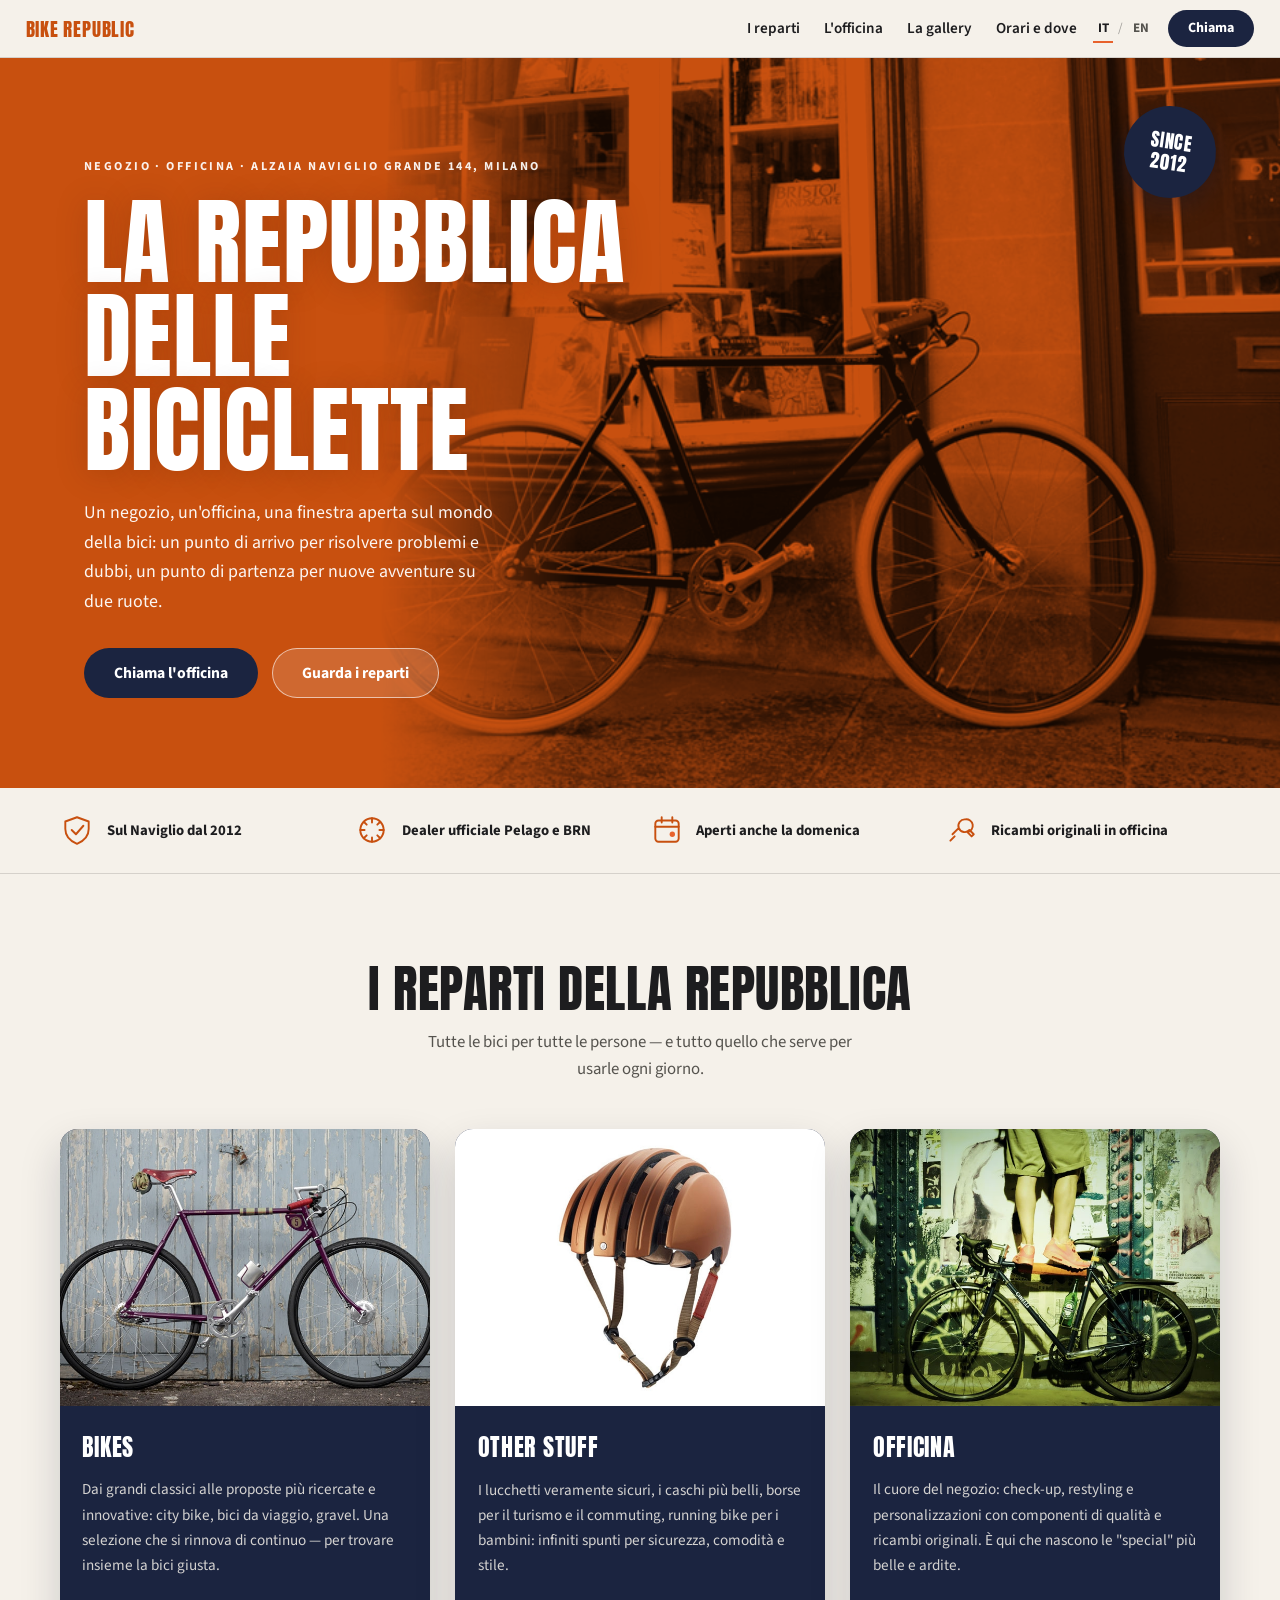
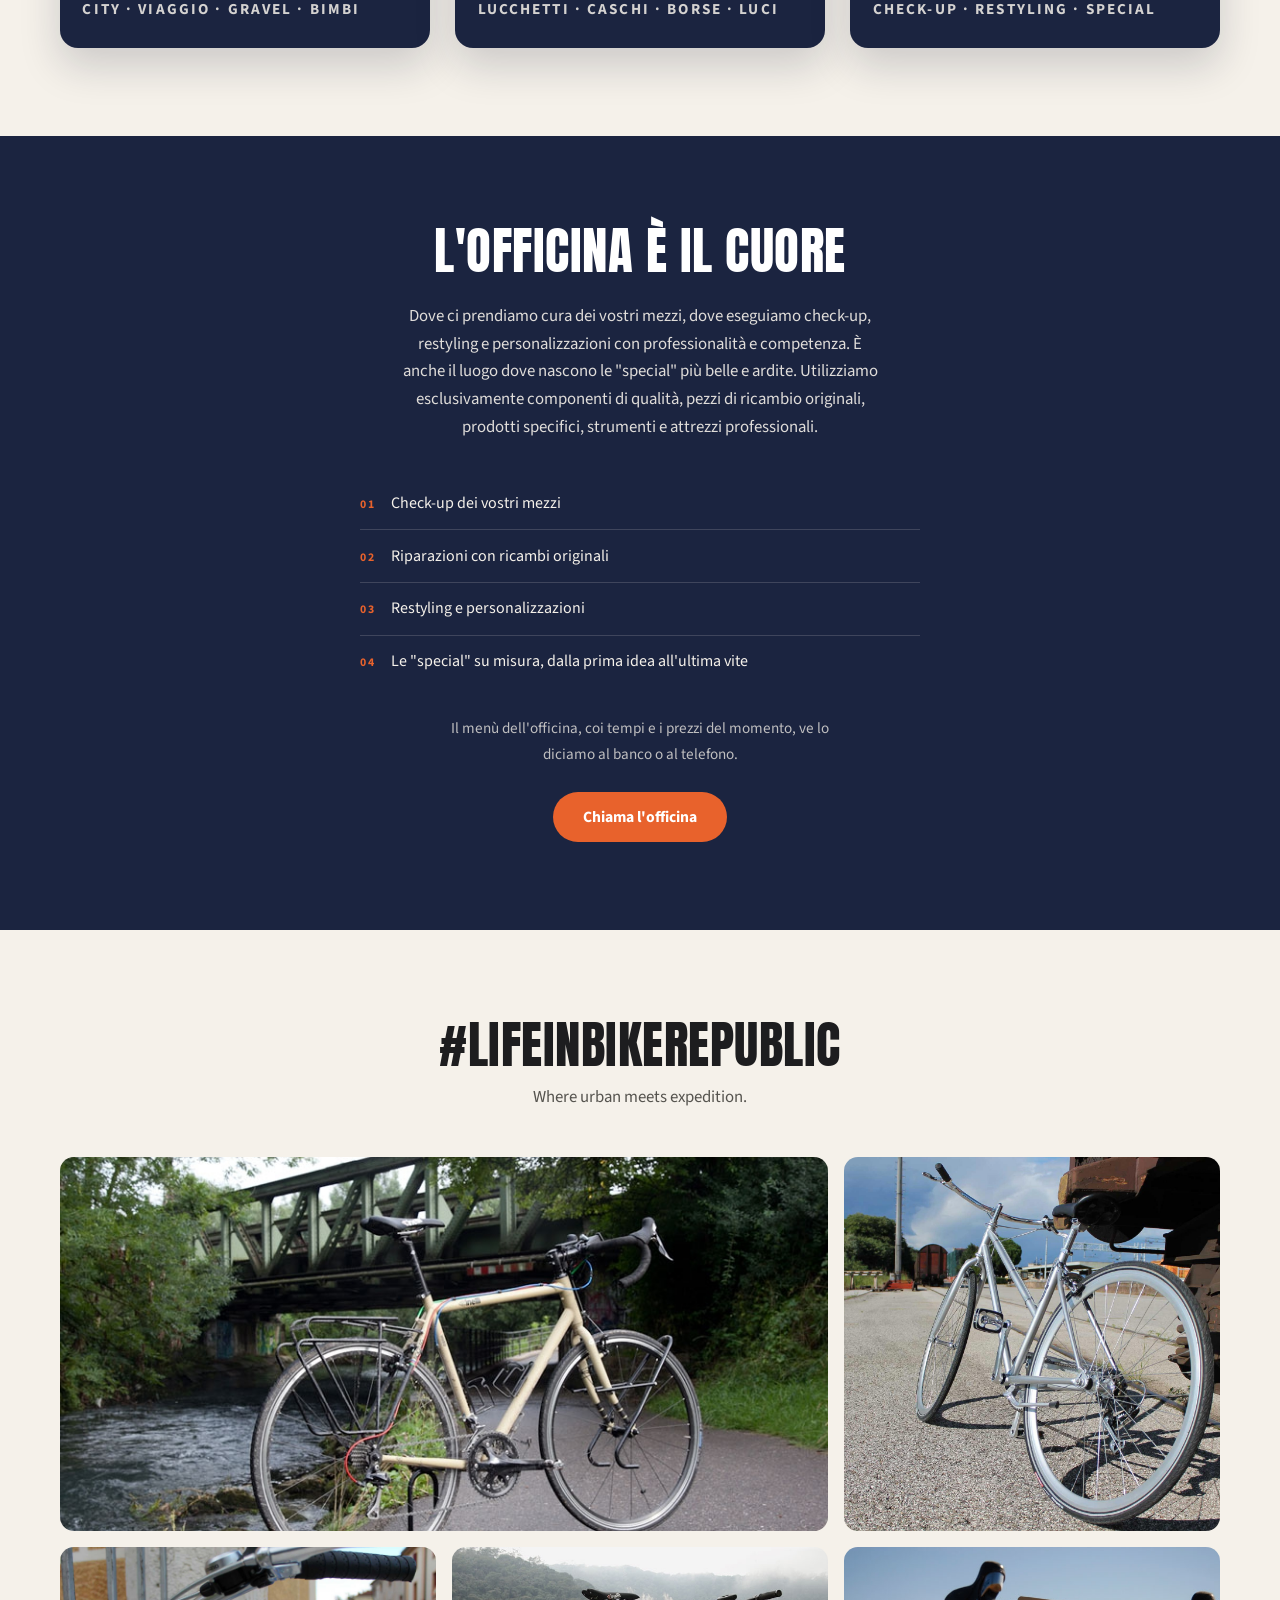
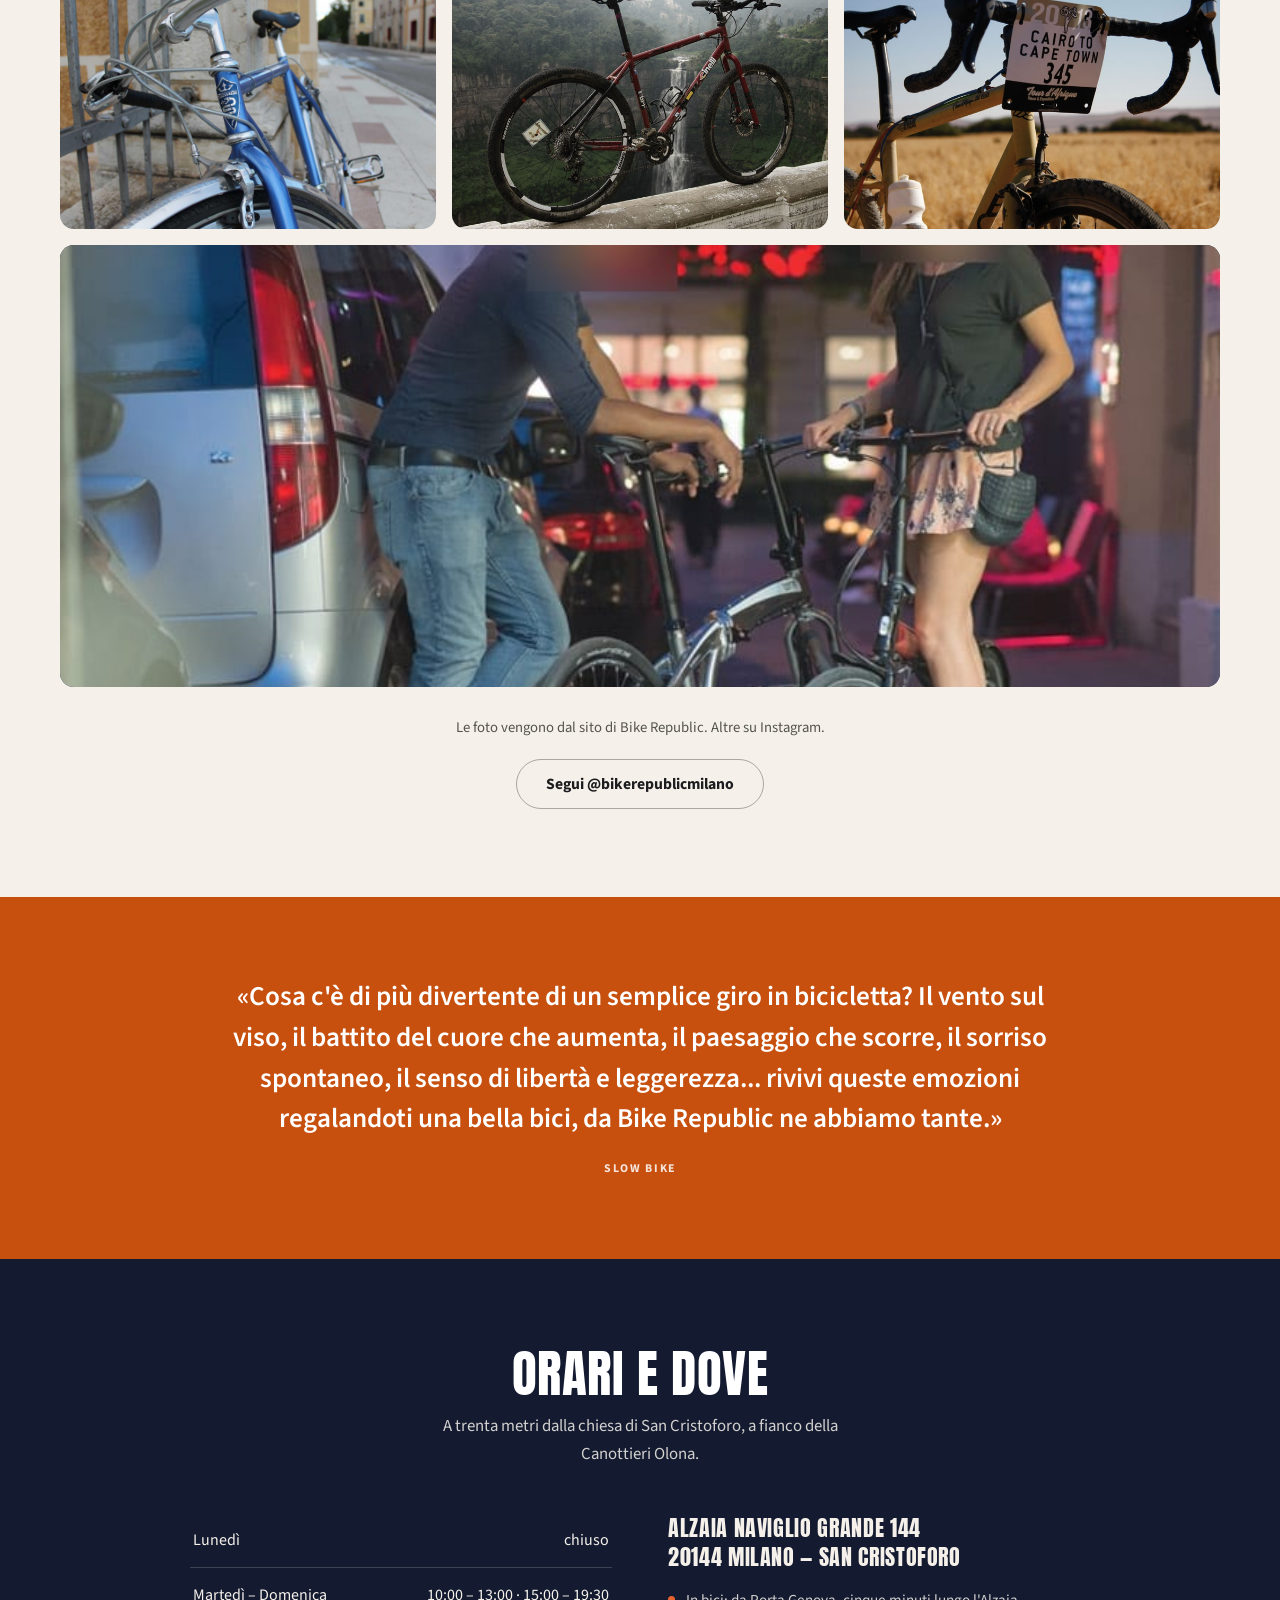
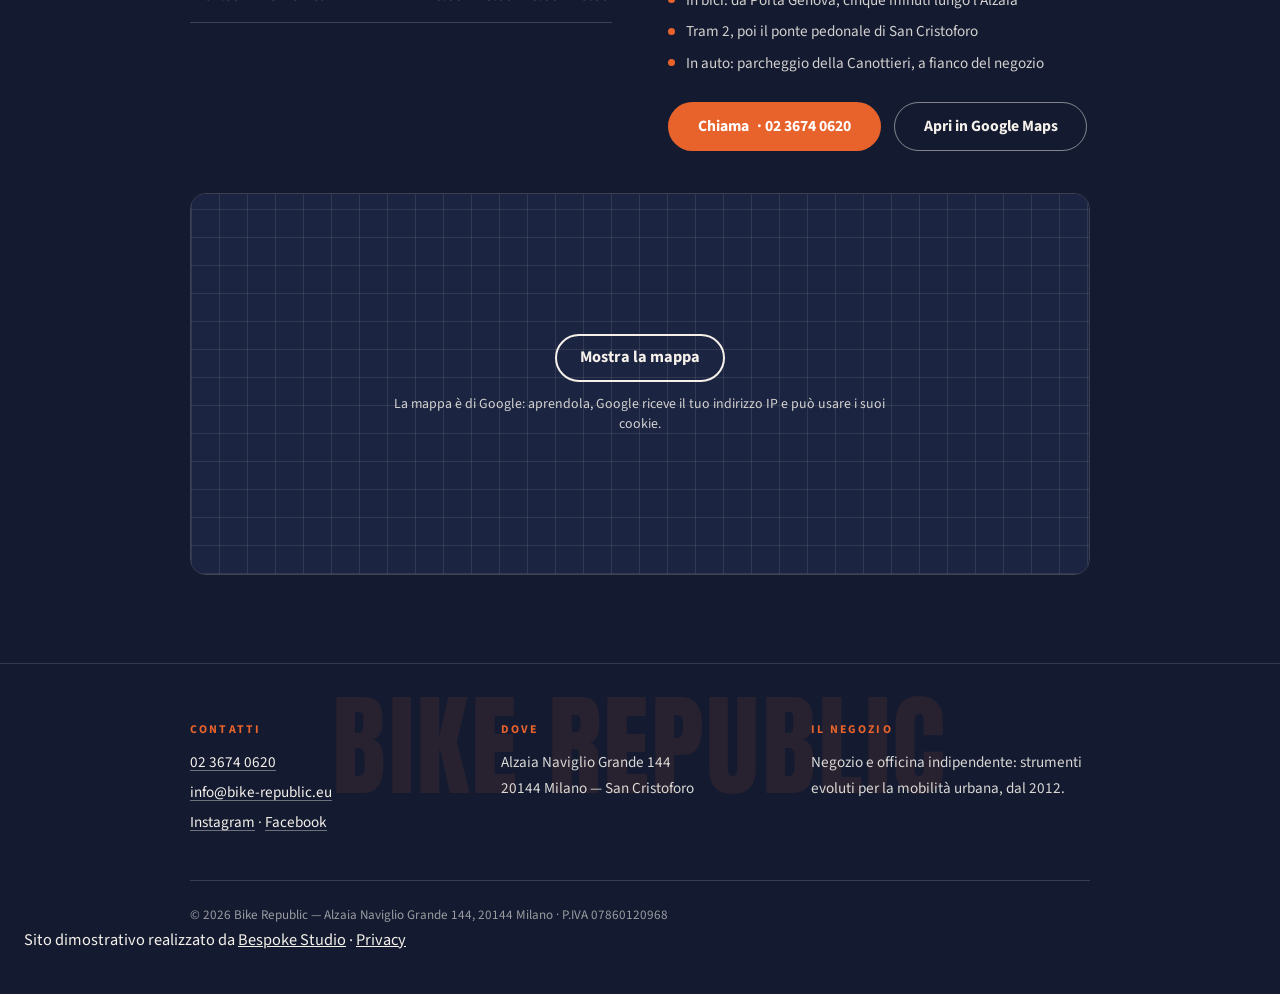
<file: index.html>
<!DOCTYPE html>
<html lang="it">
<head>
  <meta charset="UTF-8">
  <meta name="viewport" content="width=device-width, initial-scale=1.0">
  <meta name="robots" content="noindex">
  <title>Bike Republic — Negozio e officina di biciclette sul Naviglio Grande, Milano | Since 2012</title>
  <meta name="description" content="Bike Republic: negozio e officina di biciclette indipendente sull'Alzaia Naviglio Grande 144, Milano. Dal 2012 strumenti evoluti per la mobilità urbana: city bike, bici da viaggio, accessori e un'officina con ricambi originali. Aperti anche la domenica.">
  <meta property="og:title" content="Bike Republic — La Repubblica delle Biciclette · Milano">
  <meta property="og:description" content="Negozio e officina indipendente sul Naviglio Grande, dal 2012. Dealer ufficiale Pelago e BRN, aperti anche la domenica.">
  <meta property="og:type" content="website">
  <meta property="og:locale" content="it_IT">
  <meta property="og:url" content="https://rotenzark.github.io/bike-republic/">
  <meta property="og:image" content="https://rotenzark.github.io/bike-republic/og-image.jpg?v=2">
  <meta property="og:image:width" content="1200">
  <meta property="og:image:height" content="630">
  <meta name="twitter:card" content="summary_large_image">
  <link rel="canonical" href="https://rotenzark.github.io/bike-republic/">
  <meta name="theme-color" content="#E8622C">
  <link rel="icon" href="favicon.svg?v=1" type="image/svg+xml">
  <link rel="icon" href="favicon-32.png?v=1" type="image/png" sizes="32x32">
  <link rel="apple-touch-icon" href="apple-touch-icon.png?v=1">
  <script>document.documentElement.classList.add('js')</script>
  <link rel="stylesheet" href="fonts/fonts.css?v=1">
  <link rel="stylesheet" href="css/style.css?v=3">
  <script type="application/ld+json">
  {
    "@context": "https://schema.org",
    "@type": "BikeStore",
    "name": "Bike Republic",
    "description": "Negozio e officina di biciclette indipendente sul Naviglio Grande, Milano, dal 2012: city bike, bici da viaggio, accessori e officina con ricambi originali. Dealer ufficiale Pelago Bicycles e BRN.",
    "telephone": "+390236740620",
    "email": "info@bike-republic.eu",
    "priceRange": "€€",
    "url": "https://rotenzark.github.io/bike-republic/",
    "image": "https://rotenzark.github.io/bike-republic/og-image.jpg",
    "sameAs": [
      "https://www.instagram.com/bikerepublicmilano/",
      "https://www.facebook.com/bikerepublicmilano/"
    ],
    "address": {
      "@type": "PostalAddress",
      "streetAddress": "Alzaia Naviglio Grande 144",
      "addressLocality": "Milano",
      "postalCode": "20144",
      "addressRegion": "MI",
      "addressCountry": "IT"
    },
    "areaServed": "Milano Navigli",
    "hasMap": "https://www.google.com/maps/search/?api=1&query=Alzaia+Naviglio+Grande+144%2C+Milano",
    "openingHoursSpecification": [
      { "@type": "OpeningHoursSpecification", "dayOfWeek": ["Tuesday","Wednesday","Thursday","Friday","Saturday","Sunday"], "opens": "10:00", "closes": "13:00" },
      { "@type": "OpeningHoursSpecification", "dayOfWeek": ["Tuesday","Wednesday","Thursday","Friday","Saturday","Sunday"], "opens": "15:00", "closes": "19:30" }
    ]
  }
  </script>
</head>
<body>

  <!-- ============ INTRO "IL TIMBRO DELLA REPUBBLICA" ============ -->
  <div class="intro" id="intro" aria-hidden="true">
    <div class="intro-scena">
      <svg class="intro-timbro" viewBox="0 0 200 200" fill="none" focusable="false">
        <defs>
          <path id="cerchio-testo" d="M100,100 m-72,0 a72,72 0 1,1 144,0 a72,72 0 1,1 -144,0"/>
        </defs>
        <circle class="t-anello" cx="100" cy="100" r="92"/>
        <circle class="t-anello t-fine" cx="100" cy="100" r="56"/>
        <text class="t-testo">
          <textPath href="#cerchio-testo" startOffset="0%" textLength="452" lengthAdjust="spacing">BIKE REPUBLIC · MILANO · SINCE 2012 ·</textPath>
        </text>
        <g class="t-bici">
          <circle cx="78" cy="112" r="16"/>
          <circle cx="126" cy="112" r="16"/>
          <path d="M78 112 L94 88 L114 88 L126 112 M94 88 L102 112 L78 112 M110 82 L118 82 M90 84 L98 84"/>
        </g>
      </svg>
      <p class="intro-riga">La Repubblica delle Biciclette</p>
    </div>
  </div>
  <noscript><style>.intro { display: none; }</style></noscript>

  <a class="skip-link" href="#top" data-i18n="skip">Salta al contenuto</a>

  <header class="topbar">
    <a class="wordmark" href="#top" aria-label="Bike Republic — torna su" data-i18n-aria="aria_top">Bike Republic</a>
    <nav class="nav" aria-label="Navigazione principale" data-i18n-aria="aria_nav">
      <button class="nav-toggle" aria-expanded="false" aria-controls="nav-menu">
        <span class="nav-toggle-bar" aria-hidden="true"></span>
        <span data-i18n="menu">Menu</span>
      </button>
      <ul class="nav-menu" id="nav-menu">
        <li><a href="#reparti" data-i18n="nav_shop">I reparti</a></li>
        <li><a href="#officina" data-i18n="nav_workshop">L'officina</a></li>
        <li><a href="#gallery" data-i18n="nav_gallery">La gallery</a></li>
        <li><a href="#orari" data-i18n="nav_hours">Orari e dove</a></li>
      </ul>
    </nav>
    <div class="topbar-actions">
      <div class="lang-switch" role="group" aria-label="Lingua / Language">
        <button class="lang-btn is-active" data-lang="it" aria-pressed="true">IT</button>
        <span class="lang-sep" aria-hidden="true">/</span>
        <button class="lang-btn" data-lang="en" aria-pressed="false">EN</button>
      </div>
      <a class="btn btn-navy btn-small" href="tel:+390236740620">
        <span data-i18n="call_short">Chiama</span>
      </a>
    </div>
  </header>

  <main id="top">

    <!-- ============ HERO DUOTONE ============ -->
    <section class="hero">
      <div class="hero-duotone" aria-hidden="true">
        <img src="assets/img/hero-bici.jpg" alt="" width="1200" height="900">
      </div>
      <span class="hero-bollo" aria-hidden="true">SINCE<br>2012</span>
      <div class="hero-contenuto">
        <p class="eyebrow" data-i18n="hero_eyebrow">Negozio · officina · Alzaia Naviglio Grande 144, Milano</p>
        <h1 class="hero-titolo" data-i18n="hero_title">La Repubblica delle Biciclette</h1>
        <p class="hero-lead" data-i18n="hero_lead">Un negozio, un'officina, una finestra aperta sul mondo della bici: un punto di arrivo per risolvere problemi e dubbi, un punto di partenza per nuove avventure su due ruote.</p>
        <div class="hero-cta">
          <a class="btn btn-navy" href="tel:+390236740620" data-i18n="call_cta">Chiama l'officina</a>
          <a class="btn btn-velo" href="#reparti" data-i18n="shop_cta">Guarda i reparti</a>
        </div>
      </div>
    </section>

    <!-- ============ FASCIA TRUST ============ -->
    <section class="fiducia">
      <ul class="fiducia-lista">
        <li class="fiducia-voce reveal">
          <svg class="f-icona" viewBox="0 0 32 32" fill="none" aria-hidden="true"><path d="M16 4 L27 8 V15 C27 22 22 26.5 16 29 C10 26.5 5 22 5 15 V8 Z"/><path d="M11 16 L15 20 L22 12"/></svg>
          <p data-i18n="tr1">Sul Naviglio dal 2012</p>
        </li>
        <li class="fiducia-voce reveal">
          <svg class="f-icona" viewBox="0 0 32 32" fill="none" aria-hidden="true"><circle cx="16" cy="16" r="11"/><path d="M16 5 V9 M16 23 V27 M5 16 H9 M23 16 H27 M8.2 8.2 L11 11 M21 21 L23.8 23.8 M23.8 8.2 L21 11 M11 21 L8.2 23.8"/></svg>
          <p data-i18n="tr2">Dealer ufficiale Pelago e BRN</p>
        </li>
        <li class="fiducia-voce reveal">
          <svg class="f-icona" viewBox="0 0 32 32" fill="none" aria-hidden="true"><rect x="5" y="7" width="22" height="20" rx="3"/><path d="M5 13 H27 M11 4 V9 M21 4 V9"/><circle class="pieno" cx="21" cy="20" r="2.5"/></svg>
          <p data-i18n="tr3">Aperti anche la domenica</p>
        </li>
        <li class="fiducia-voce reveal">
          <svg class="f-icona" viewBox="0 0 32 32" fill="none" aria-hidden="true"><path d="M20 6 a6 6 0 1 0 4 10 l4 4 -2 2 -4 -4 a6 6 0 0 0 -2 -12 Z M8 20 L14 14"/><path d="M6 26 L10 22"/></svg>
          <p data-i18n="tr4">Ricambi originali in officina</p>
        </li>
      </ul>
    </section>

    <!-- ============ I REPARTI ============ -->
    <section class="sezione" id="reparti">
      <h2 class="sezione-titolo" data-i18n="rep_title">I reparti della Repubblica</h2>
      <p class="sezione-sub" data-i18n="rep_sub">Tutte le bici per tutte le persone — e tutto quello che serve per usarle ogni giorno.</p>

      <div class="reparti">
        <article class="reparto reveal">
          <div class="reparto-foto"><img src="assets/img/card-bikes.jpg" alt="Bicicletta classica bordeaux appoggiata a una porta di legno azzurra" data-i18n-alt="rp1_alt" width="800" height="600"></div>
          <div class="reparto-corpo">
            <h3 data-i18n="rp1_t">Bikes</h3>
            <p data-i18n="rp1_p">Dai grandi classici alle proposte più ricercate e innovative: city bike, bici da viaggio, gravel. Una selezione che si rinnova di continuo — per trovare insieme la bici giusta.</p>
            <p class="reparto-tag mono" data-i18n="rp1_tag">City · viaggio · gravel · bimbi</p>
          </div>
        </article>
        <article class="reparto reveal">
          <div class="reparto-foto"><img src="assets/img/card-stuff.jpg" alt="Casco pieghevole in pelle color cuoio" data-i18n-alt="rp2_alt" width="800" height="600"></div>
          <div class="reparto-corpo">
            <h3 data-i18n="rp2_t">Other Stuff</h3>
            <p data-i18n="rp2_p">I lucchetti veramente sicuri, i caschi più belli, borse per il turismo e il commuting, running bike per i bambini: infiniti spunti per sicurezza, comodità e stile.</p>
            <p class="reparto-tag mono" data-i18n="rp2_tag">Lucchetti · caschi · borse · luci</p>
          </div>
        </article>
        <article class="reparto reveal">
          <div class="reparto-foto"><img src="assets/img/card-officina.jpg" alt="Bicicletta da viaggio in un angolo urbano notturno" data-i18n-alt="rp3_alt" width="800" height="600"></div>
          <div class="reparto-corpo">
            <h3 data-i18n="rp3_t">Officina</h3>
            <p data-i18n="rp3_p">Il cuore del negozio: check-up, restyling e personalizzazioni con componenti di qualità e ricambi originali. È qui che nascono le "special" più belle e ardite.</p>
            <p class="reparto-tag mono" data-i18n="rp3_tag">Check-up · restyling · special</p>
          </div>
        </article>
      </div>
    </section>

    <!-- ============ L'OFFICINA ============ -->
    <section class="officina" id="officina">
      <div class="officina-inner">
        <h2 class="sezione-titolo sezione-titolo-chiara" data-i18n="ws_title">L'officina è il cuore</h2>
        <p class="officina-testo" data-i18n="ws_p1">Dove ci prendiamo cura dei vostri mezzi, dove eseguiamo check-up, restyling e personalizzazioni con professionalità e competenza. È anche il luogo dove nascono le "special" più belle e ardite. Utilizziamo esclusivamente componenti di qualità, pezzi di ricambio originali, prodotti specifici, strumenti e attrezzi professionali.</p>
        <ul class="officina-voci">
          <li><span class="ov-num mono">01</span><span data-i18n="ws_s1">Check-up dei vostri mezzi</span></li>
          <li><span class="ov-num mono">02</span><span data-i18n="ws_s2">Riparazioni con ricambi originali</span></li>
          <li><span class="ov-num mono">03</span><span data-i18n="ws_s3">Restyling e personalizzazioni</span></li>
          <li><span class="ov-num mono">04</span><span data-i18n="ws_s4">Le "special" su misura, dalla prima idea all'ultima vite</span></li>
        </ul>
        <p class="officina-nota" data-i18n="ws_note">Il menù dell'officina, coi tempi e i prezzi del momento, ve lo diciamo al banco o al telefono.</p>
        <a class="btn btn-arancio" href="tel:+390236740620" data-i18n="call_cta">Chiama l'officina</a>
      </div>
    </section>

    <!-- ============ LA GALLERY ============ -->
    <section class="sezione" id="gallery">
      <h2 class="sezione-titolo" data-i18n="gal_title">#lifeinbikerepublic</h2>
      <p class="sezione-sub" data-i18n="gal_sub">Where urban meets expedition.</p>
      <div class="galleria">
        <figure class="g-foto g-larga reveal"><img src="assets/img/g-fiume.jpg" alt="Bici da viaggio color crema appoggiata a un muretto lungo un fiume, con un ponte di ferro alle spalle" data-i18n-alt="g1_alt" width="1200" height="800"></figure>
        <figure class="g-foto reveal"><img src="assets/img/g-cromata.jpg" alt="City bike cromata su una strada sterrata" data-i18n-alt="g2_alt" width="800" height="600"></figure>
        <figure class="g-foto reveal"><img src="assets/img/g-blu.jpg" alt="Dettaglio del manubrio di una city bike azzurra in strada" data-i18n-alt="g3_alt" width="800" height="600"></figure>
        <figure class="g-foto reveal"><img src="assets/img/g-canyon.jpg" alt="Mountain bike rossa davanti a un canyon con cascata" data-i18n-alt="g4_alt" width="800" height="600"></figure>
        <figure class="g-foto reveal"><img src="assets/img/g-cairo.jpg" alt="Bici da viaggio con targa Cairo to Cape Town in un campo di grano" data-i18n-alt="g5_alt" width="800" height="600"></figure>
        <figure class="g-foto g-piena reveal"><img src="assets/img/g-pieghevole.jpg?v=2" alt="Due persone con le loro bici pieghevoli, di sera in città" data-i18n-alt="g6_alt" width="1200" height="800"></figure>
      </div>
      <p class="galleria-nota" data-i18n="gal_note">Le foto vengono dal sito di Bike Republic. Altre su Instagram.</p>
      <div class="galleria-cta">
        <a class="btn btn-quieto" href="https://www.instagram.com/bikerepublicmilano/" target="_blank" rel="noopener" data-i18n="ig_cta">Segui @bikerepublicmilano</a>
      </div>
    </section>

    <!-- ============ SLOW BIKE ============ -->
    <section class="slowbike">
      <blockquote class="slowbike-inner">
        <p data-i18n="slow_q">«Cosa c'è di più divertente di un semplice giro in bicicletta? Il vento sul viso, il battito del cuore che aumenta, il paesaggio che scorre, il sorriso spontaneo, il senso di libertà e leggerezza... rivivi queste emozioni regalandoti una bella bici, da Bike Republic ne abbiamo tante.»</p>
        <cite class="mono" data-i18n="slow_c">Slow bike</cite>
      </blockquote>
    </section>

    <!-- ============ ORARI E DOVE ============ -->
    <section class="sezione sezione-scura" id="orari">
      <h2 class="sezione-titolo sezione-titolo-chiara" data-i18n="hours_title">Orari e dove</h2>
      <p class="sezione-sub sezione-sub-chiara" data-i18n="hours_sub">A trenta metri dalla chiesa di San Cristoforo, a fianco della Canottieri Olona.</p>
      <div class="orari-dove">
        <table class="orari-tabella">
          <caption class="visually-hidden" data-i18n="hours_caption">Orari di apertura</caption>
          <tbody>
            <tr><th scope="row" data-i18n="mon">Lunedì</th><td data-i18n="closed">chiuso</td></tr>
            <tr><th scope="row" data-i18n="tuesun">Martedì – Domenica</th><td>10:00 – 13:00 · 15:00 – 19:30</td></tr>
          </tbody>
        </table>
        <div class="dove">
          <address class="dove-indirizzo">
            Alzaia Naviglio Grande 144<br>
            20144 Milano — San Cristoforo
          </address>
          <ul class="dove-come">
            <li data-i18n="come1">In bici: da Porta Genova, cinque minuti lungo l'Alzaia</li>
            <li data-i18n="come2">Tram 2, poi il ponte pedonale di San Cristoforo</li>
            <li data-i18n="come3">In auto: parcheggio della Canottieri, a fianco del negozio</li>
          </ul>
          <div class="dove-azioni">
            <a class="btn btn-arancio" href="tel:+390236740620"><span data-i18n="call_cta2">Chiama</span>&nbsp;· 02 3674 0620</a>
            <a class="btn btn-quieto-chiaro" href="https://www.google.com/maps/search/?api=1&query=Alzaia+Naviglio+Grande+144%2C+Milano" target="_blank" rel="noopener" data-i18n="maps">Apri in Google Maps</a>
          </div>
        </div>
      </div>
      <div class="mappa-dove">
        <div class="mappa-clic" data-mappa-clic style="--mappa-h: 380px"><template><iframe title="Mappa: Alzaia Naviglio Grande 144, Milano" src="https://maps.google.com/maps?q=Alzaia%20Naviglio%20Grande%20144%2C%2020144%20Milano&amp;z=16&amp;output=embed" width="600" height="380" loading="lazy" referrerpolicy="no-referrer-when-downgrade"></iframe></template><div class="mappa-clic__velo"><a class="mappa-clic__btn" href="https://www.google.com/maps/dir/?api=1&amp;destination=Alzaia+Naviglio+Grande+144%2C+20144+Milano" target="_blank" rel="noopener">Mostra la mappa</a><p class="mappa-clic__nota">La mappa è di Google: aprendola, Google riceve il tuo indirizzo IP e può usare i suoi cookie.</p></div></div>
      </div>
    </section>

  </main>

  <!-- ============ FOOTER ============ -->
  <footer class="footer">
    <p class="footer-wordmark" aria-hidden="true">Bike Republic</p>
    <div class="footer-cols">
      <div>
        <h3 data-i18n="f_contacts">Contatti</h3>
        <p><a href="tel:+390236740620">02 3674 0620</a></p>
        <p><a href="mailto:info@bike-republic.eu">info@bike-republic.eu</a></p>
        <p><a href="https://www.instagram.com/bikerepublicmilano/" target="_blank" rel="noopener">Instagram</a> · <a href="https://www.facebook.com/bikerepublicmilano/" target="_blank" rel="noopener">Facebook</a></p>
      </div>
      <div>
        <h3 data-i18n="f_where">Dove</h3>
        <p>Alzaia Naviglio Grande 144<br>20144 Milano — San Cristoforo</p>
      </div>
      <div>
        <h3 data-i18n="f_what">Il negozio</h3>
        <p data-i18n="f_line">Negozio e officina indipendente: strumenti evoluti per la mobilità urbana, dal 2012.</p>
      </div>
    </div>
    <p class="footer-legal">© <span data-current-year>2026</span> Bike Republic — Alzaia Naviglio Grande 144, 20144 Milano · P.IVA 07860120968</p>
    <p class="privacy-link"><span data-i18n="f_demo">Sito dimostrativo realizzato da</span> <a href="https://bespokestud.io" rel="noopener">Bespoke Studio</a> · <a href="privacy.html">Privacy</a></p>
</footer>

  <script src="js/main.js?v=3"></script>
  <script src="js/mappa-clic.js?v=1" defer></script>
</body>
</html>
</file>
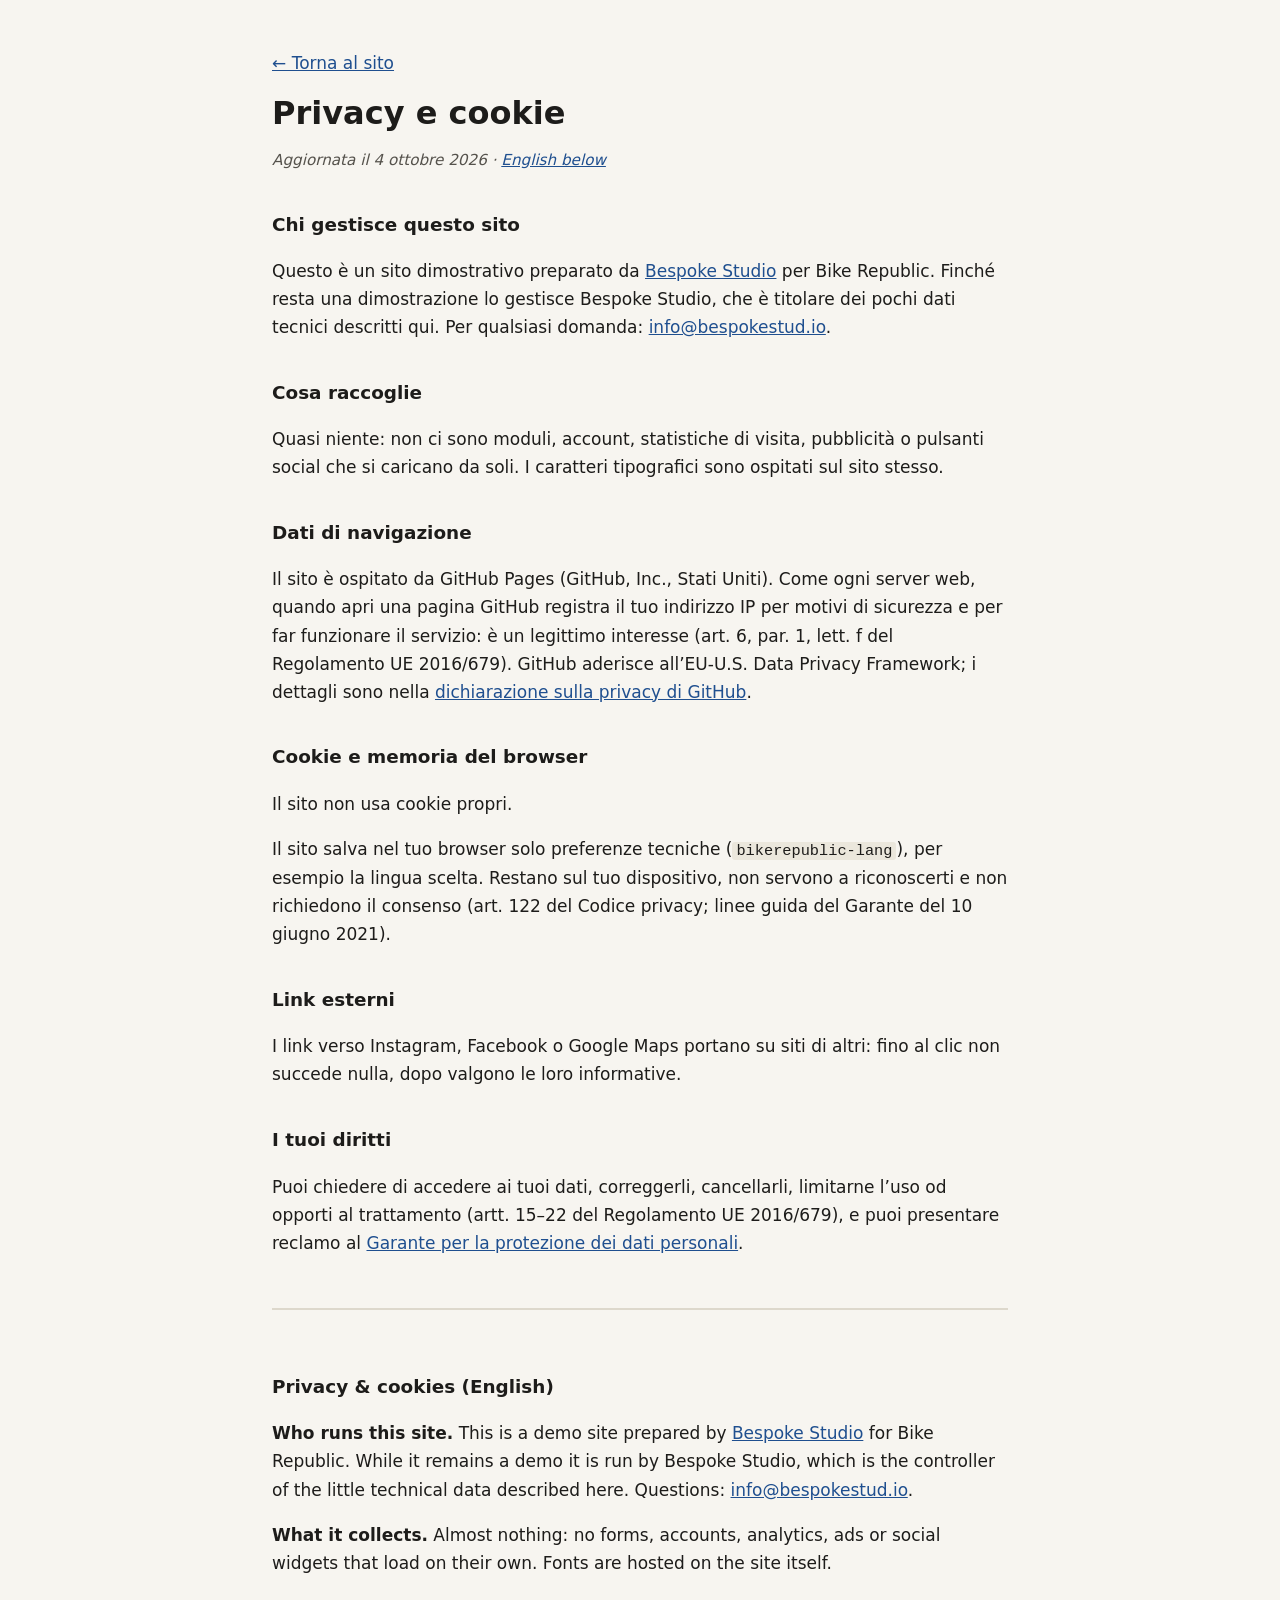
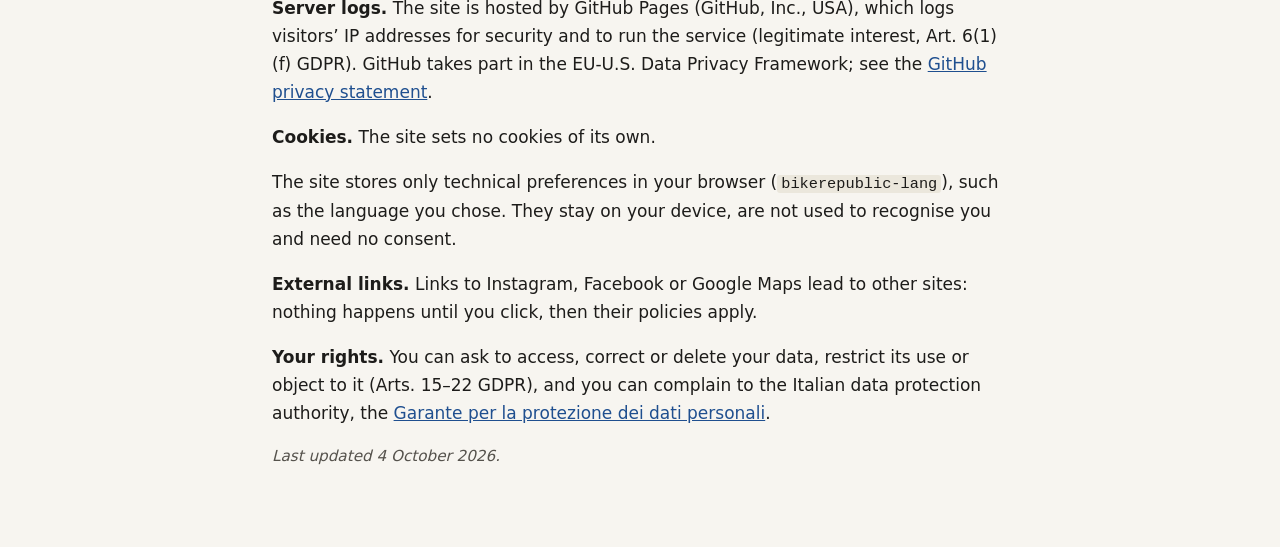
<file: privacy.html>
<!DOCTYPE html>
<html lang="it">
<head>
  <meta charset="UTF-8">
  <meta name="viewport" content="width=device-width, initial-scale=1.0">
  <meta name="robots" content="noindex">
  <title>Privacy e cookie · Bike Republic</title>
  <meta name="description" content="Informativa privacy e cookie del sito Bike Republic.">
  <style>
    body { margin: 0; background: #f7f5f0; color: #1d1c1a; font: 17px/1.65 system-ui, -apple-system, "Segoe UI", Roboto, sans-serif; }
    main { max-width: 46rem; margin: 0 auto; padding: 32px 20px 64px; }
    h1 { font-size: 2rem; line-height: 1.2; margin: 0.4em 0 0.2em; }
    h2 { font-size: 1.15rem; margin: 2em 0 0.4em; }
    a { color: #1f4f8f; }
    .data { color: #55524c; font-style: italic; font-size: 0.95rem; }
    .en { margin-top: 3em; padding-top: 1.5em; border-top: 2px solid #ddd8cc; }
    code { font-size: 0.9em; background: #ebe7dc; padding: 0 4px; border-radius: 3px; }
  </style>
</head>
<body>
<main>
  <p><a href="index.html">← Torna al sito</a></p>
  <h1>Privacy e cookie</h1>
  <p class="data">Aggiornata il 4 ottobre 2026 · <a href="#english" lang="en">English below</a></p>
  <h2>Chi gestisce questo sito</h2>
  <p>Questo è un sito dimostrativo preparato da <a href="https://bespokestud.io" rel="noopener">Bespoke Studio</a> per Bike Republic. Finché resta una dimostrazione lo gestisce Bespoke Studio, che è titolare dei pochi dati tecnici descritti qui. Per qualsiasi domanda: <a href="mailto:info@bespokestud.io">info@bespokestud.io</a>.</p>
  <h2>Cosa raccoglie</h2>
  <p>Quasi niente: non ci sono moduli, account, statistiche di visita, pubblicità o pulsanti social che si caricano da soli. I caratteri tipografici sono ospitati sul sito stesso.</p>
  <h2>Dati di navigazione</h2>
  <p>Il sito è ospitato da GitHub Pages (GitHub, Inc., Stati Uniti). Come ogni server web, quando apri una pagina GitHub registra il tuo indirizzo IP per motivi di sicurezza e per far funzionare il servizio: è un legittimo interesse (art. 6, par. 1, lett. f del Regolamento UE 2016/679). GitHub aderisce all’EU-U.S. Data Privacy Framework; i dettagli sono nella <a href="https://docs.github.com/site-policy/privacy-policies/github-general-privacy-statement" rel="noopener">dichiarazione sulla privacy di GitHub</a>.</p>
  
  <h2>Cookie e memoria del browser</h2>
  <p>Il sito non usa cookie propri.</p>
  <p>Il sito salva nel tuo browser solo preferenze tecniche (<code>bikerepublic-lang</code>), per esempio la lingua scelta. Restano sul tuo dispositivo, non servono a riconoscerti e non richiedono il consenso (art. 122 del Codice privacy; linee guida del Garante del 10 giugno 2021).</p>
  
  <h2>Link esterni</h2>
  <p>I link verso Instagram, Facebook o Google Maps portano su siti di altri: fino al clic non succede nulla, dopo valgono le loro informative.</p>
  <h2>I tuoi diritti</h2>
  <p>Puoi chiedere di accedere ai tuoi dati, correggerli, cancellarli, limitarne l’uso od opporti al trattamento (artt. 15–22 del Regolamento UE 2016/679), e puoi presentare reclamo al <a href="https://www.garanteprivacy.it" rel="noopener">Garante per la protezione dei dati personali</a>.</p>
  <div class="en" id="english" lang="en">
    <h2>Privacy &amp; cookies (English)</h2>
    <p><strong>Who runs this site.</strong> This is a demo site prepared by <a href="https://bespokestud.io" rel="noopener">Bespoke Studio</a> for Bike Republic. While it remains a demo it is run by Bespoke Studio, which is the controller of the little technical data described here. Questions: <a href="mailto:info@bespokestud.io">info@bespokestud.io</a>.</p>
    <p><strong>What it collects.</strong> Almost nothing: no forms, accounts, analytics, ads or social widgets that load on their own. Fonts are hosted on the site itself.</p>
    <p><strong>Server logs.</strong> The site is hosted by GitHub Pages (GitHub, Inc., USA), which logs visitors’ IP addresses for security and to run the service (legitimate interest, Art. 6(1)(f) GDPR). GitHub takes part in the EU-U.S. Data Privacy Framework; see the <a href="https://docs.github.com/site-policy/privacy-policies/github-general-privacy-statement" rel="noopener">GitHub privacy statement</a>.</p>
    
    <p><strong>Cookies.</strong> The site sets no cookies of its own.</p>
    <p>The site stores only technical preferences in your browser (<code>bikerepublic-lang</code>), such as the language you chose. They stay on your device, are not used to recognise you and need no consent.</p>
    
    <p><strong>External links.</strong> Links to Instagram, Facebook or Google Maps lead to other sites: nothing happens until you click, then their policies apply.</p>
    <p><strong>Your rights.</strong> You can ask to access, correct or delete your data, restrict its use or object to it (Arts. 15–22 GDPR), and you can complain to the Italian data protection authority, the <a href="https://www.garanteprivacy.it" rel="noopener">Garante per la protezione dei dati personali</a>.</p>
    <p class="data">Last updated 4 October 2026.</p>
  </div>
</main>
</body>
</html>
</file>
<file: fonts/fonts.css>
/* Caratteri ospitati sul sito: nessuna richiesta a Google Fonts o Fontshare (giro privacy 1/10/2026). Licenze in LICENSE.txt. */
/* vietnamese */
@font-face {
  font-family: 'Anton';
  font-style: normal;
  font-weight: 400;
  font-display: swap;
  src: url(anton-v27-1Ptgg87LROyAm3K8-C8QSw.woff2) format('woff2');
  unicode-range: U+0102-0103, U+0110-0111, U+0128-0129, U+0168-0169, U+01A0-01A1, U+01AF-01B0, U+0300-0301, U+0303-0304, U+0308-0309, U+0323, U+0329, U+1EA0-1EF9, U+20AB;
}
/* latin-ext */
@font-face {
  font-family: 'Anton';
  font-style: normal;
  font-weight: 400;
  font-display: swap;
  src: url(anton-v27-1Ptgg87LROyAm3K9-C8QSw.woff2) format('woff2');
  unicode-range: U+0100-02BA, U+02BD-02C5, U+02C7-02CC, U+02CE-02D7, U+02DD-02FF, U+0304, U+0308, U+0329, U+1D00-1DBF, U+1E00-1E9F, U+1EF2-1EFF, U+2020, U+20A0-20AB, U+20AD-20C0, U+2113, U+2C60-2C7F, U+A720-A7FF;
}
/* latin */
@font-face {
  font-family: 'Anton';
  font-style: normal;
  font-weight: 400;
  font-display: swap;
  src: url(anton-v27-1Ptgg87LROyAm3Kz-C8.woff2) format('woff2');
  unicode-range: U+0000-00FF, U+0131, U+0152-0153, U+02BB-02BC, U+02C6, U+02DA, U+02DC, U+0304, U+0308, U+0329, U+2000-206F, U+20AC, U+2122, U+2191, U+2193, U+2212, U+2215, U+FEFF, U+FFFD;
}
/* cyrillic-ext */
@font-face {
  font-family: 'Source Sans 3';
  font-style: normal;
  font-weight: 400;
  font-display: swap;
  src: url(sourcesans3-v19-nwpStKy2OAdR1K-IwhWudF-R3wIaZfrc.woff2) format('woff2');
  unicode-range: U+0460-052F, U+1C80-1C8A, U+20B4, U+2DE0-2DFF, U+A640-A69F, U+FE2E-FE2F;
}
/* cyrillic */
@font-face {
  font-family: 'Source Sans 3';
  font-style: normal;
  font-weight: 400;
  font-display: swap;
  src: url(sourcesans3-v19-nwpStKy2OAdR1K-IwhWudF-R3wsaZfrc.woff2) format('woff2');
  unicode-range: U+0301, U+0400-045F, U+0490-0491, U+04B0-04B1, U+2116;
}
/* greek-ext */
@font-face {
  font-family: 'Source Sans 3';
  font-style: normal;
  font-weight: 400;
  font-display: swap;
  src: url(sourcesans3-v19-nwpStKy2OAdR1K-IwhWudF-R3wMaZfrc.woff2) format('woff2');
  unicode-range: U+1F00-1FFF;
}
/* greek */
@font-face {
  font-family: 'Source Sans 3';
  font-style: normal;
  font-weight: 400;
  font-display: swap;
  src: url(sourcesans3-v19-nwpStKy2OAdR1K-IwhWudF-R3wwaZfrc.woff2) format('woff2');
  unicode-range: U+0370-0377, U+037A-037F, U+0384-038A, U+038C, U+038E-03A1, U+03A3-03FF;
}
/* vietnamese */
@font-face {
  font-family: 'Source Sans 3';
  font-style: normal;
  font-weight: 400;
  font-display: swap;
  src: url(sourcesans3-v19-nwpStKy2OAdR1K-IwhWudF-R3wAaZfrc.woff2) format('woff2');
  unicode-range: U+0102-0103, U+0110-0111, U+0128-0129, U+0168-0169, U+01A0-01A1, U+01AF-01B0, U+0300-0301, U+0303-0304, U+0308-0309, U+0323, U+0329, U+1EA0-1EF9, U+20AB;
}
/* latin-ext */
@font-face {
  font-family: 'Source Sans 3';
  font-style: normal;
  font-weight: 400;
  font-display: swap;
  src: url(sourcesans3-v19-nwpStKy2OAdR1K-IwhWudF-R3wEaZfrc.woff2) format('woff2');
  unicode-range: U+0100-02BA, U+02BD-02C5, U+02C7-02CC, U+02CE-02D7, U+02DD-02FF, U+0304, U+0308, U+0329, U+1D00-1DBF, U+1E00-1E9F, U+1EF2-1EFF, U+2020, U+20A0-20AB, U+20AD-20C0, U+2113, U+2C60-2C7F, U+A720-A7FF;
}
/* latin */
@font-face {
  font-family: 'Source Sans 3';
  font-style: normal;
  font-weight: 400;
  font-display: swap;
  src: url(sourcesans3-v19-nwpStKy2OAdR1K-IwhWudF-R3w8aZQ.woff2) format('woff2');
  unicode-range: U+0000-00FF, U+0131, U+0152-0153, U+02BB-02BC, U+02C6, U+02DA, U+02DC, U+0304, U+0308, U+0329, U+2000-206F, U+20AC, U+2122, U+2191, U+2193, U+2212, U+2215, U+FEFF, U+FFFD;
}
/* cyrillic-ext */
@font-face {
  font-family: 'Source Sans 3';
  font-style: normal;
  font-weight: 600;
  font-display: swap;
  src: url(sourcesans3-v19-nwpStKy2OAdR1K-IwhWudF-R3wIaZfrc.woff2) format('woff2');
  unicode-range: U+0460-052F, U+1C80-1C8A, U+20B4, U+2DE0-2DFF, U+A640-A69F, U+FE2E-FE2F;
}
/* cyrillic */
@font-face {
  font-family: 'Source Sans 3';
  font-style: normal;
  font-weight: 600;
  font-display: swap;
  src: url(sourcesans3-v19-nwpStKy2OAdR1K-IwhWudF-R3wsaZfrc.woff2) format('woff2');
  unicode-range: U+0301, U+0400-045F, U+0490-0491, U+04B0-04B1, U+2116;
}
/* greek-ext */
@font-face {
  font-family: 'Source Sans 3';
  font-style: normal;
  font-weight: 600;
  font-display: swap;
  src: url(sourcesans3-v19-nwpStKy2OAdR1K-IwhWudF-R3wMaZfrc.woff2) format('woff2');
  unicode-range: U+1F00-1FFF;
}
/* greek */
@font-face {
  font-family: 'Source Sans 3';
  font-style: normal;
  font-weight: 600;
  font-display: swap;
  src: url(sourcesans3-v19-nwpStKy2OAdR1K-IwhWudF-R3wwaZfrc.woff2) format('woff2');
  unicode-range: U+0370-0377, U+037A-037F, U+0384-038A, U+038C, U+038E-03A1, U+03A3-03FF;
}
/* vietnamese */
@font-face {
  font-family: 'Source Sans 3';
  font-style: normal;
  font-weight: 600;
  font-display: swap;
  src: url(sourcesans3-v19-nwpStKy2OAdR1K-IwhWudF-R3wAaZfrc.woff2) format('woff2');
  unicode-range: U+0102-0103, U+0110-0111, U+0128-0129, U+0168-0169, U+01A0-01A1, U+01AF-01B0, U+0300-0301, U+0303-0304, U+0308-0309, U+0323, U+0329, U+1EA0-1EF9, U+20AB;
}
/* latin-ext */
@font-face {
  font-family: 'Source Sans 3';
  font-style: normal;
  font-weight: 600;
  font-display: swap;
  src: url(sourcesans3-v19-nwpStKy2OAdR1K-IwhWudF-R3wEaZfrc.woff2) format('woff2');
  unicode-range: U+0100-02BA, U+02BD-02C5, U+02C7-02CC, U+02CE-02D7, U+02DD-02FF, U+0304, U+0308, U+0329, U+1D00-1DBF, U+1E00-1E9F, U+1EF2-1EFF, U+2020, U+20A0-20AB, U+20AD-20C0, U+2113, U+2C60-2C7F, U+A720-A7FF;
}
/* latin */
@font-face {
  font-family: 'Source Sans 3';
  font-style: normal;
  font-weight: 600;
  font-display: swap;
  src: url(sourcesans3-v19-nwpStKy2OAdR1K-IwhWudF-R3w8aZQ.woff2) format('woff2');
  unicode-range: U+0000-00FF, U+0131, U+0152-0153, U+02BB-02BC, U+02C6, U+02DA, U+02DC, U+0304, U+0308, U+0329, U+2000-206F, U+20AC, U+2122, U+2191, U+2193, U+2212, U+2215, U+FEFF, U+FFFD;
}
/* cyrillic-ext */
@font-face {
  font-family: 'Source Sans 3';
  font-style: normal;
  font-weight: 700;
  font-display: swap;
  src: url(sourcesans3-v19-nwpStKy2OAdR1K-IwhWudF-R3wIaZfrc.woff2) format('woff2');
  unicode-range: U+0460-052F, U+1C80-1C8A, U+20B4, U+2DE0-2DFF, U+A640-A69F, U+FE2E-FE2F;
}
/* cyrillic */
@font-face {
  font-family: 'Source Sans 3';
  font-style: normal;
  font-weight: 700;
  font-display: swap;
  src: url(sourcesans3-v19-nwpStKy2OAdR1K-IwhWudF-R3wsaZfrc.woff2) format('woff2');
  unicode-range: U+0301, U+0400-045F, U+0490-0491, U+04B0-04B1, U+2116;
}
/* greek-ext */
@font-face {
  font-family: 'Source Sans 3';
  font-style: normal;
  font-weight: 700;
  font-display: swap;
  src: url(sourcesans3-v19-nwpStKy2OAdR1K-IwhWudF-R3wMaZfrc.woff2) format('woff2');
  unicode-range: U+1F00-1FFF;
}
/* greek */
@font-face {
  font-family: 'Source Sans 3';
  font-style: normal;
  font-weight: 700;
  font-display: swap;
  src: url(sourcesans3-v19-nwpStKy2OAdR1K-IwhWudF-R3wwaZfrc.woff2) format('woff2');
  unicode-range: U+0370-0377, U+037A-037F, U+0384-038A, U+038C, U+038E-03A1, U+03A3-03FF;
}
/* vietnamese */
@font-face {
  font-family: 'Source Sans 3';
  font-style: normal;
  font-weight: 700;
  font-display: swap;
  src: url(sourcesans3-v19-nwpStKy2OAdR1K-IwhWudF-R3wAaZfrc.woff2) format('woff2');
  unicode-range: U+0102-0103, U+0110-0111, U+0128-0129, U+0168-0169, U+01A0-01A1, U+01AF-01B0, U+0300-0301, U+0303-0304, U+0308-0309, U+0323, U+0329, U+1EA0-1EF9, U+20AB;
}
/* latin-ext */
@font-face {
  font-family: 'Source Sans 3';
  font-style: normal;
  font-weight: 700;
  font-display: swap;
  src: url(sourcesans3-v19-nwpStKy2OAdR1K-IwhWudF-R3wEaZfrc.woff2) format('woff2');
  unicode-range: U+0100-02BA, U+02BD-02C5, U+02C7-02CC, U+02CE-02D7, U+02DD-02FF, U+0304, U+0308, U+0329, U+1D00-1DBF, U+1E00-1E9F, U+1EF2-1EFF, U+2020, U+20A0-20AB, U+20AD-20C0, U+2113, U+2C60-2C7F, U+A720-A7FF;
}
/* latin */
@font-face {
  font-family: 'Source Sans 3';
  font-style: normal;
  font-weight: 700;
  font-display: swap;
  src: url(sourcesans3-v19-nwpStKy2OAdR1K-IwhWudF-R3w8aZQ.woff2) format('woff2');
  unicode-range: U+0000-00FF, U+0131, U+0152-0153, U+02BB-02BC, U+02C6, U+02DA, U+02DC, U+0304, U+0308, U+0329, U+2000-206F, U+20AC, U+2122, U+2191, U+2193, U+2212, U+2215, U+FEFF, U+FFFD;
}
</file>
<file: css/style.css>
/* ==========================================================================
   Bike Republic — Alzaia Naviglio Grande 144, Milano
   Layout bold su brand vero: terracotta del logo + navy, hero duotone,
   fascia trust, card reparto scure, gallery #lifeinbikerepublic.
   ========================================================================== */

:root {
  --carta: #F5F1EA;
  --inchiostro: #1D1D1F;
  --grigio: #55534E;
  --arancio: #C8500F;
  --arancio-vivo: #E8622C;
  --arancio-testo: #2A1608;
  --navy: #1B2440;
  --navy-fondo: #141B31;
  --salvia: #A9B4A2;
  --linea: rgba(29, 29, 31, .15);
  --font-display: "Anton", "Arial Narrow", sans-serif;
  --font-testo: "Source Sans 3", "Helvetica Neue", Arial, sans-serif;
}

/* ---------- reset ---------- */

*, *::before, *::after { box-sizing: border-box; }

html {
  scroll-behavior: smooth;
  -webkit-text-size-adjust: 100%;
}

body {
  margin: 0;
  font-family: var(--font-testo);
  font-size: 1.02rem;
  line-height: 1.65;
  color: var(--inchiostro);
  background: var(--carta);
}

img { max-width: 100%; height: auto; display: block; }

h1, h2, h3, p, ul, blockquote, figure { margin: 0; }
ul { padding: 0; list-style: none; }
figure { padding: 0; }

a { color: inherit; }

:focus-visible {
  outline: 2px solid var(--arancio);
  outline-offset: 3px;
  border-radius: 2px;
}

.hero :focus-visible,
.officina :focus-visible,
.sezione-scura :focus-visible,
.footer :focus-visible {
  outline-color: #fff;
}

.visually-hidden {
  position: absolute;
  width: 1px; height: 1px;
  margin: -1px; padding: 0;
  overflow: hidden;
  clip: rect(0 0 0 0);
  white-space: nowrap;
  border: 0;
}

.skip-link {
  position: absolute;
  top: -100px; left: 1rem;
  z-index: 2000;
  padding: .6rem 1rem;
  background: var(--inchiostro);
  color: var(--carta);
  border-radius: 4px;
  text-decoration: none;
}
.skip-link:focus { top: .5rem; }

.mono {
  font-weight: 700;
  font-size: .74rem;
  letter-spacing: .14em;
  text-transform: uppercase;
}

/* ---------- bottoni ---------- */

.btn {
  display: inline-flex;
  align-items: center;
  justify-content: center;
  gap: .35em;
  padding: .9rem 1.8rem;
  border: 1px solid transparent;
  border-radius: 999px;
  font-family: var(--font-testo);
  font-weight: 700;
  font-size: .98rem;
  line-height: 1.2;
  text-decoration: none;
  cursor: pointer;
  transition: background-color .2s ease, border-color .2s ease, color .2s ease, transform .15s ease;
}
.btn:hover { transform: translateY(-1px); }
.btn:active { transform: translateY(0); }

.btn-small { padding: .55rem 1.2rem; font-size: .88rem; }

.btn-navy { background: var(--navy); color: #fff; }
.btn-navy:hover { background: var(--navy-fondo); }

.btn-arancio { background: var(--arancio-vivo); color: #fff; }
.btn-arancio:hover { background: var(--arancio); }

.btn-velo {
  background: rgba(255, 255, 255, .14);
  color: #fff;
  border-color: rgba(255, 255, 255, .6);
}
.btn-velo:hover { border-color: #fff; background: rgba(255, 255, 255, .22); }

.btn-quieto {
  background: transparent;
  color: var(--inchiostro);
  border-color: rgba(29, 29, 31, .35);
}
.btn-quieto:hover { border-color: var(--inchiostro); }

.btn-quieto-chiaro {
  background: transparent;
  color: var(--carta);
  border-color: rgba(245, 241, 234, .5);
}
.btn-quieto-chiaro:hover { border-color: var(--carta); }

/* ---------- intro "il timbro della repubblica" ---------- */

.intro {
  position: fixed;
  inset: 0;
  z-index: 1000;
  display: flex;
  align-items: center;
  justify-content: center;
  padding: 1.5rem;
  background: var(--navy);
  transition: opacity .55s ease;
}
.intro--via { opacity: 0; }

.intro-scena { text-align: center; }

.intro-timbro {
  width: clamp(170px, 32vw, 230px);
  height: auto;
  margin: 0 auto;
  animation: timbra .7s cubic-bezier(.2, 1.4, .4, 1) .15s both;
}

.t-anello {
  stroke: var(--arancio-vivo);
  stroke-width: 5;
}
.t-fine { stroke-width: 2; }

.t-testo {
  font-family: var(--font-testo);
  font-weight: 700;
  font-size: 13.5px;
  letter-spacing: .24em;
  fill: var(--arancio-vivo);
}

.t-bici circle,
.t-bici path {
  stroke: var(--arancio-vivo);
  stroke-width: 3;
  stroke-linecap: round;
  stroke-linejoin: round;
}

@keyframes timbra {
  0%   { opacity: 0; transform: scale(1.7) rotate(-14deg); }
  100% { opacity: 1; transform: scale(1) rotate(-6deg); }
}

.intro-riga {
  margin-top: 1.3rem;
  font-weight: 700;
  font-size: .78rem;
  letter-spacing: .24em;
  text-transform: uppercase;
  color: rgba(245, 241, 234, .85);
  opacity: 0;
  animation: sale .5s ease-out .9s forwards;
}

@keyframes sale {
  from { opacity: 0; transform: translateY(10px); }
  to   { opacity: 1; transform: none; }
}

.intro-lock { overflow: hidden; }

/* ---------- topbar ---------- */

.topbar {
  position: sticky;
  top: 0;
  z-index: 100;
  display: flex;
  align-items: center;
  gap: 1rem;
  padding: .65rem clamp(1rem, 3vw, 1.6rem);
  background: rgb(245, 241, 234);
  border-bottom: 1px solid var(--linea);
}

.wordmark {
  font-family: var(--font-display);
  font-size: 1.2rem;
  letter-spacing: .04em;
  text-transform: uppercase;
  text-decoration: none;
  color: var(--arancio);
  white-space: nowrap;
}

.nav { margin-left: auto; }

.nav-toggle {
  display: none;
  align-items: center;
  gap: .5rem;
  padding: .45rem .9rem;
  background: transparent;
  border: 1px solid rgba(29, 29, 31, .35);
  border-radius: 999px;
  font-family: var(--font-testo);
  font-weight: 700;
  font-size: .85rem;
  color: var(--inchiostro);
  cursor: pointer;
}

.nav-toggle-bar {
  width: 16px;
  height: 2px;
  background: currentColor;
  box-shadow: 0 5px 0 currentColor, 0 -5px 0 currentColor;
}

.nav-menu {
  display: flex;
  align-items: center;
  gap: clamp(.9rem, 2vw, 1.5rem);
}

.nav-menu a {
  font-size: .95rem;
  font-weight: 600;
  text-decoration: none;
  color: var(--inchiostro);
  padding: .3rem 0;
  border-bottom: 2px solid transparent;
}
.nav-menu a:hover { border-bottom-color: var(--arancio-vivo); }

.topbar-actions {
  display: flex;
  align-items: center;
  gap: .9rem;
}

.lang-switch {
  display: flex;
  align-items: center;
  gap: .3rem;
  font-size: .82rem;
}

.lang-btn {
  background: none;
  border: none;
  padding: .25rem .3rem;
  font-family: var(--font-testo);
  font-weight: 700;
  font-size: .82rem;
  color: var(--grigio);
  cursor: pointer;
  border-bottom: 2px solid transparent;
}
.lang-btn.is-active {
  color: var(--inchiostro);
  border-bottom-color: var(--arancio-vivo);
}
.lang-sep { color: rgba(29, 29, 31, .4); }

@media (max-width: 920px) {
  .nav-toggle { display: inline-flex; }
  .nav-menu {
    display: none;
    position: absolute;
    top: 100%;
    left: 0; right: 0;
    flex-direction: column;
    align-items: stretch;
    gap: 0;
    padding: .6rem 1.2rem 1rem;
    background: var(--carta);
    border-bottom: 1px solid var(--linea);
    box-shadow: 0 14px 28px rgba(29, 29, 31, .12);
  }
  .nav.is-open .nav-menu { display: flex; }
  .nav-menu a {
    padding: .7rem .2rem;
    border-bottom: 1px solid rgba(29, 29, 31, .08);
  }
  .nav-menu li:last-child a { border-bottom-color: transparent; }
}

@media (max-width: 560px) {
  .wordmark { font-size: 1rem; }
  .topbar { gap: .6rem; }
}

/* telefoni stretti (320–400 px): la testata deve stare nello schermo anche coi caratteri di riserva */
@media (max-width: 400px) {
  .topbar { gap: .45rem; padding-left: .8rem; padding-right: .8rem; }
  .topbar-actions { gap: .35rem; }
  .nav-toggle { padding: .45rem .6rem; }
  .nav-toggle [data-i18n="menu"] {
    position: absolute; width: 1px; height: 1px; overflow: hidden;
    clip: rect(0 0 0 0); clip-path: inset(50%); white-space: nowrap;
  }
  .lang-sep { display: none; }
  .btn-small { padding: .5rem .8rem; }
}
@media (max-width: 340px) {
  .wordmark { font-size: .9rem; }
  .lang-btn { padding: .25rem .15rem; }
}
/* coi caratteri di riserva (Anton non ancora arrivato) i titoli lunghi vanno a capo invece di allargare la pagina */
.hero-titolo, .sezione-titolo { overflow-wrap: anywhere; }

/* ---------- hero duotone ---------- */

.hero {
  position: relative;
  background: var(--arancio);
  color: #fff;
  overflow: hidden;
}

.hero-duotone {
  position: absolute;
  inset: 0;
  display: flex;
  align-items: center;
  justify-content: flex-end;
}

.hero-duotone img {
  width: min(72%, 900px);
  height: 100%;
  object-fit: cover;
  object-position: center;
  filter: grayscale(1) contrast(1.08) brightness(1.02);
  mix-blend-mode: multiply;
  opacity: .9;
  -webkit-mask-image: linear-gradient(to right, transparent 0%, black 22%);
  mask-image: linear-gradient(to right, transparent 0%, black 22%);
}

.hero-bollo {
  position: absolute;
  top: clamp(1.4rem, 4vw, 3rem);
  right: clamp(1.4rem, 5vw, 4rem);
  z-index: 2;
  display: inline-flex;
  align-items: center;
  justify-content: center;
  width: 92px;
  height: 92px;
  border-radius: 50%;
  background: var(--navy);
  color: #fff;
  font-family: var(--font-display);
  font-size: 1.15rem;
  line-height: 1.15;
  letter-spacing: .05em;
  text-align: center;
  transform: rotate(8deg);
  box-shadow: 0 10px 26px rgba(20, 27, 49, .35);
}

.hero-contenuto {
  position: relative;
  z-index: 1;
  max-width: 1160px;
  margin: 0 auto;
  padding: clamp(4.5rem, 11vh, 7.5rem) 1.5rem clamp(4rem, 10vh, 6.5rem);
}

.eyebrow {
  font-weight: 700;
  font-size: .76rem;
  letter-spacing: .2em;
  text-transform: uppercase;
  color: rgba(255, 255, 255, .92);
}

.hero-titolo {
  margin-top: 1.1rem;
  max-width: 12ch;
  font-family: var(--font-display);
  font-weight: 400;
  font-size: clamp(2.9rem, 9vw, 6rem);
  line-height: .98;
  letter-spacing: .01em;
  text-transform: uppercase;
  color: #fff;
  text-shadow: 0 3px 30px rgba(90, 30, 0, .25);
}

.hero-lead {
  max-width: 46ch;
  margin-top: 1.3rem;
  font-size: 1.12rem;
  color: rgba(255, 255, 255, .95);
}

.hero-cta {
  display: flex;
  flex-wrap: wrap;
  gap: .9rem;
  margin-top: 2rem;
}

@media (max-width: 720px) {
  .hero-duotone img {
    width: 100%;
    opacity: .45;
    -webkit-mask-image: none;
    mask-image: none;
  }
  .hero-bollo { width: 74px; height: 74px; font-size: .95rem; }
}

/* ---------- fascia trust ---------- */

.fiducia {
  background: var(--carta);
  border-bottom: 1px solid var(--linea);
  padding: 1.6rem 1.5rem;
}

.fiducia-lista {
  display: grid;
  grid-template-columns: repeat(4, 1fr);
  gap: 1.2rem;
  max-width: 1160px;
  margin: 0 auto;
}

.fiducia-voce {
  display: flex;
  align-items: center;
  gap: .8rem;
}

.f-icona {
  width: 34px;
  height: 34px;
  flex: none;
  stroke: var(--arancio);
  stroke-width: 1.8;
  stroke-linecap: round;
  stroke-linejoin: round;
}
.f-icona .pieno { fill: var(--arancio-vivo); stroke: none; }

.fiducia-voce p {
  font-weight: 700;
  font-size: .92rem;
  line-height: 1.3;
}

@media (max-width: 860px) {
  .fiducia-lista { grid-template-columns: repeat(2, 1fr); }
}
@media (max-width: 480px) {
  .fiducia-lista { grid-template-columns: 1fr; max-width: 300px; }
}

/* ---------- sezioni ---------- */

.sezione {
  padding: clamp(3.5rem, 8vw, 5.5rem) 1.5rem;
}

.sezione-titolo {
  font-family: var(--font-display);
  font-weight: 400;
  font-size: clamp(2rem, 5.5vw, 3.2rem);
  line-height: 1.05;
  letter-spacing: .01em;
  text-transform: uppercase;
  text-align: center;
}

.sezione-titolo-chiara { color: #fff; }

.sezione-sub {
  max-width: 56ch;
  margin: .8rem auto 0;
  font-size: 1.05rem;
  text-align: center;
  color: var(--grigio);
}

.sezione-sub-chiara { color: rgba(245, 241, 234, .85); }

/* ---------- i reparti ---------- */

.reparti {
  display: grid;
  grid-template-columns: repeat(3, 1fr);
  gap: 1.6rem;
  max-width: 1160px;
  margin: 2.8rem auto 0;
}

.reparto {
  display: flex;
  flex-direction: column;
  background: var(--navy);
  color: #fff;
  border-radius: 18px;
  overflow: hidden;
  box-shadow: 0 18px 40px rgba(20, 27, 49, .18);
}

.reparto-foto {
  aspect-ratio: 4 / 3;
  overflow: hidden;
}

.reparto-foto img {
  width: 100%;
  height: 100%;
  object-fit: cover;
  transition: transform .5s ease;
}

@media (prefers-reduced-motion: no-preference) {
  .reparto:hover .reparto-foto img { transform: scale(1.05); }
}

.reparto-corpo {
  display: flex;
  flex-direction: column;
  gap: .6rem;
  padding: 1.4rem 1.4rem 1.6rem;
  flex: 1;
}

.reparto h3 {
  font-family: var(--font-display);
  font-weight: 400;
  font-size: 1.5rem;
  letter-spacing: .03em;
  text-transform: uppercase;
}

.reparto-corpo p {
  font-size: .95rem;
  color: rgba(245, 241, 234, .85);
}

.reparto-tag {
  margin-top: auto;
  padding-top: .6rem;
  color: var(--arancio-vivo);
}

@media (max-width: 900px) {
  .reparti { grid-template-columns: 1fr; max-width: 480px; }
}

/* ---------- l'officina ---------- */

.officina {
  background: var(--navy);
  color: var(--carta);
  padding: clamp(3.5rem, 8vw, 5.5rem) 1.5rem;
}

.officina-inner {
  max-width: 760px;
  margin: 0 auto;
  text-align: center;
}

.officina-testo {
  max-width: 60ch;
  margin: 1.6rem auto 0;
  font-size: 1.05rem;
  color: rgba(245, 241, 234, .9);
}

.officina-voci {
  display: grid;
  max-width: 560px;
  margin: 2.2rem auto 0;
  text-align: left;
}

.officina-voci li {
  display: flex;
  align-items: baseline;
  gap: 1rem;
  padding: .8rem 0;
  border-bottom: 1px solid rgba(245, 241, 234, .16);
  font-size: 1rem;
}
.officina-voci li:last-child { border-bottom: none; }

.ov-num { color: var(--arancio-vivo); }

.officina-nota {
  margin: 1.8rem auto 1.6rem;
  max-width: 52ch;
  font-size: .95rem;
  color: rgba(245, 241, 234, .75);
}

/* ---------- la gallery ---------- */

.galleria {
  display: grid;
  grid-template-columns: repeat(3, 1fr);
  gap: 1rem;
  max-width: 1160px;
  margin: 2.8rem auto 0;
}

.g-foto {
  border-radius: 14px;
  overflow: hidden;
  background: var(--navy);
}

.g-foto img {
  width: 100%;
  height: 100%;
  aspect-ratio: 4 / 3;
  object-fit: cover;
  transition: transform .5s ease;
}

.g-larga { grid-column: span 2; }
.g-larga img { aspect-ratio: 8 / 3.9; }

.g-piena { grid-column: 1 / -1; }
.g-piena img { aspect-ratio: 21 / 8; object-position: center 35%; }

@media (prefers-reduced-motion: no-preference) {
  .g-foto:hover img { transform: scale(1.04); }
}

.galleria-nota {
  margin: 1.8rem auto 0;
  max-width: 56ch;
  text-align: center;
  font-size: .92rem;
  color: var(--grigio);
}

.galleria-cta {
  display: flex;
  justify-content: center;
  margin-top: 1.2rem;
}

@media (max-width: 760px) {
  .galleria { grid-template-columns: 1fr 1fr; }
  .g-larga { grid-column: span 2; }
  .g-larga img { aspect-ratio: 16 / 9; }
}

/* ---------- slow bike ---------- */

.slowbike {
  background: var(--arancio);
  color: #fff;
  padding: clamp(3.5rem, 8vw, 5rem) 1.5rem;
}

.slowbike-inner {
  max-width: 820px;
  margin: 0 auto;
  text-align: center;
}

.slowbike-inner p {
  font-family: var(--font-testo);
  font-weight: 600;
  font-size: clamp(1.25rem, 3vw, 1.7rem);
  line-height: 1.5;
}

.slowbike-inner cite {
  display: block;
  margin-top: 1.2rem;
  font-style: normal;
  color: rgba(255, 255, 255, .85);
}

/* ---------- orari e dove ---------- */

.sezione-scura {
  background: var(--navy-fondo);
  color: var(--carta);
}

/* mappa caricata solo al clic (regola privacy della flotta) */
.mappa-dove {
  max-width: 900px;
  margin: 2.6rem auto 0;
  border-radius: 16px;
  overflow: hidden;
  border: 1px solid rgba(245, 241, 234, .18);
}
.mappa-dove iframe { display: block; width: 100%; height: 380px; border: 0; }
.mappa-clic {
  display: flex; align-items: center; justify-content: center;
  width: 100%; min-height: var(--mappa-h, 320px); box-sizing: border-box; padding: 24px; text-align: center;
  background:
    repeating-linear-gradient(0deg, rgba(245, 241, 234, .10) 0 1px, transparent 1px 28px),
    repeating-linear-gradient(90deg, rgba(245, 241, 234, .10) 0 1px, transparent 1px 28px),
    var(--navy);
  color: var(--carta);
}
.mappa-clic__velo { display: flex; flex-direction: column; align-items: center; gap: 12px; max-width: 32em; }
.mappa-clic__btn {
  display: inline-block; padding: .75em 1.4em; border: 2px solid currentColor; border-radius: 999px;
  color: inherit; font: inherit; font-weight: 700; line-height: 1.2; text-decoration: none; background: transparent; cursor: pointer;
}
.mappa-clic__btn:hover, .mappa-clic__btn:focus-visible { background: rgba(245, 241, 234, .12); }
.mappa-clic__nota { margin: 0; font-size: .85em; line-height: 1.45; color: rgba(245, 241, 234, .85); }
@media (max-width: 760px) {
  .mappa-dove { max-width: 480px; }
  .mappa-dove iframe { height: 320px; }
}

.orari-dove {
  display: grid;
  grid-template-columns: minmax(0, 1fr) minmax(0, 1fr);
  gap: clamp(2rem, 5vw, 3.5rem);
  max-width: 900px;
  margin: 2.8rem auto 0;
  align-items: start;
}

.orari-tabella {
  width: 100%;
  border-collapse: collapse;
  font-size: 1rem;
}

.orari-tabella th,
.orari-tabella td {
  padding: .85rem .2rem;
  border-bottom: 1px solid rgba(245, 241, 234, .18);
  text-align: left;
  font-weight: 400;
}

.orari-tabella td { text-align: right; font-variant-numeric: tabular-nums; }

.dove-indirizzo {
  font-family: var(--font-display);
  font-style: normal;
  font-weight: 400;
  font-size: 1.35rem;
  letter-spacing: .03em;
  text-transform: uppercase;
  line-height: 1.35;
}

.dove-come {
  display: grid;
  gap: .4rem;
  margin-top: 1rem;
  font-size: .95rem;
  color: rgba(245, 241, 234, .85);
}

.dove-come li {
  padding-left: 1.1rem;
  position: relative;
}
.dove-come li::before {
  content: "";
  position: absolute;
  left: 0;
  top: .55em;
  width: 7px;
  height: 7px;
  border-radius: 50%;
  background: var(--arancio-vivo);
}

.dove-azioni {
  display: flex;
  flex-wrap: wrap;
  gap: .8rem;
  margin-top: 1.6rem;
}

@media (max-width: 760px) {
  .orari-dove { grid-template-columns: 1fr; max-width: 480px; }
}

/* ---------- footer ---------- */

.footer {
  position: relative;
  padding: 3.5rem 1.5rem 2.5rem;
  background: var(--navy-fondo);
  color: var(--carta);
  border-top: 1px solid rgba(245, 241, 234, .14);
  overflow: hidden;
}

.footer-wordmark {
  position: absolute;
  top: -.6rem;
  left: 50%;
  transform: translateX(-50%);
  font-family: var(--font-display);
  font-size: clamp(3.4rem, 11vw, 7rem);
  letter-spacing: .02em;
  text-transform: uppercase;
  white-space: nowrap;
  color: rgba(232, 98, 44, .09);
  pointer-events: none;
  user-select: none;
}

.footer-cols {
  position: relative;
  display: grid;
  grid-template-columns: repeat(3, 1fr);
  gap: 2rem;
  max-width: 900px;
  margin: 0 auto;
}

.footer-cols h3 {
  font-weight: 700;
  font-size: .74rem;
  letter-spacing: .18em;
  text-transform: uppercase;
  color: var(--arancio-vivo);
  margin-bottom: .7rem;
}

.footer-cols p {
  font-size: .95rem;
  color: rgba(245, 241, 234, .88);
  margin-bottom: .3rem;
}

.footer-cols a {
  color: var(--carta);
  text-decoration-color: rgba(245, 241, 234, .4);
  text-underline-offset: 3px;
}
.footer-cols a:hover { text-decoration-color: var(--carta); }

.footer-legal {
  position: relative;
  max-width: 900px;
  margin: 2.5rem auto 0;
  padding-top: 1.5rem;
  border-top: 1px solid rgba(245, 241, 234, .16);
  font-size: .82rem;
  color: rgba(245, 241, 234, .6);
}

@media (max-width: 760px) {
  .footer-cols { grid-template-columns: 1fr; gap: 1.6rem; }
}

/* ---------- reveal on scroll ---------- */
/* Lo stato nascosto esiste solo se il JS è partito (classe .js sul root)
   e solo se l'utente non preferisce il movimento ridotto. */

@media (prefers-reduced-motion: no-preference) {
  .js .reveal {
    opacity: 0;
    transform: translateY(18px);
    transition: opacity .6s ease, transform .6s ease;
  }
  .js .reveal.is-visible {
    opacity: 1;
    transform: none;
  }
}

@media (prefers-reduced-motion: reduce) {
  html { scroll-behavior: auto; }
  .btn, .btn:hover { transform: none; transition: none; }
  .intro { display: none; }
}
</file>
